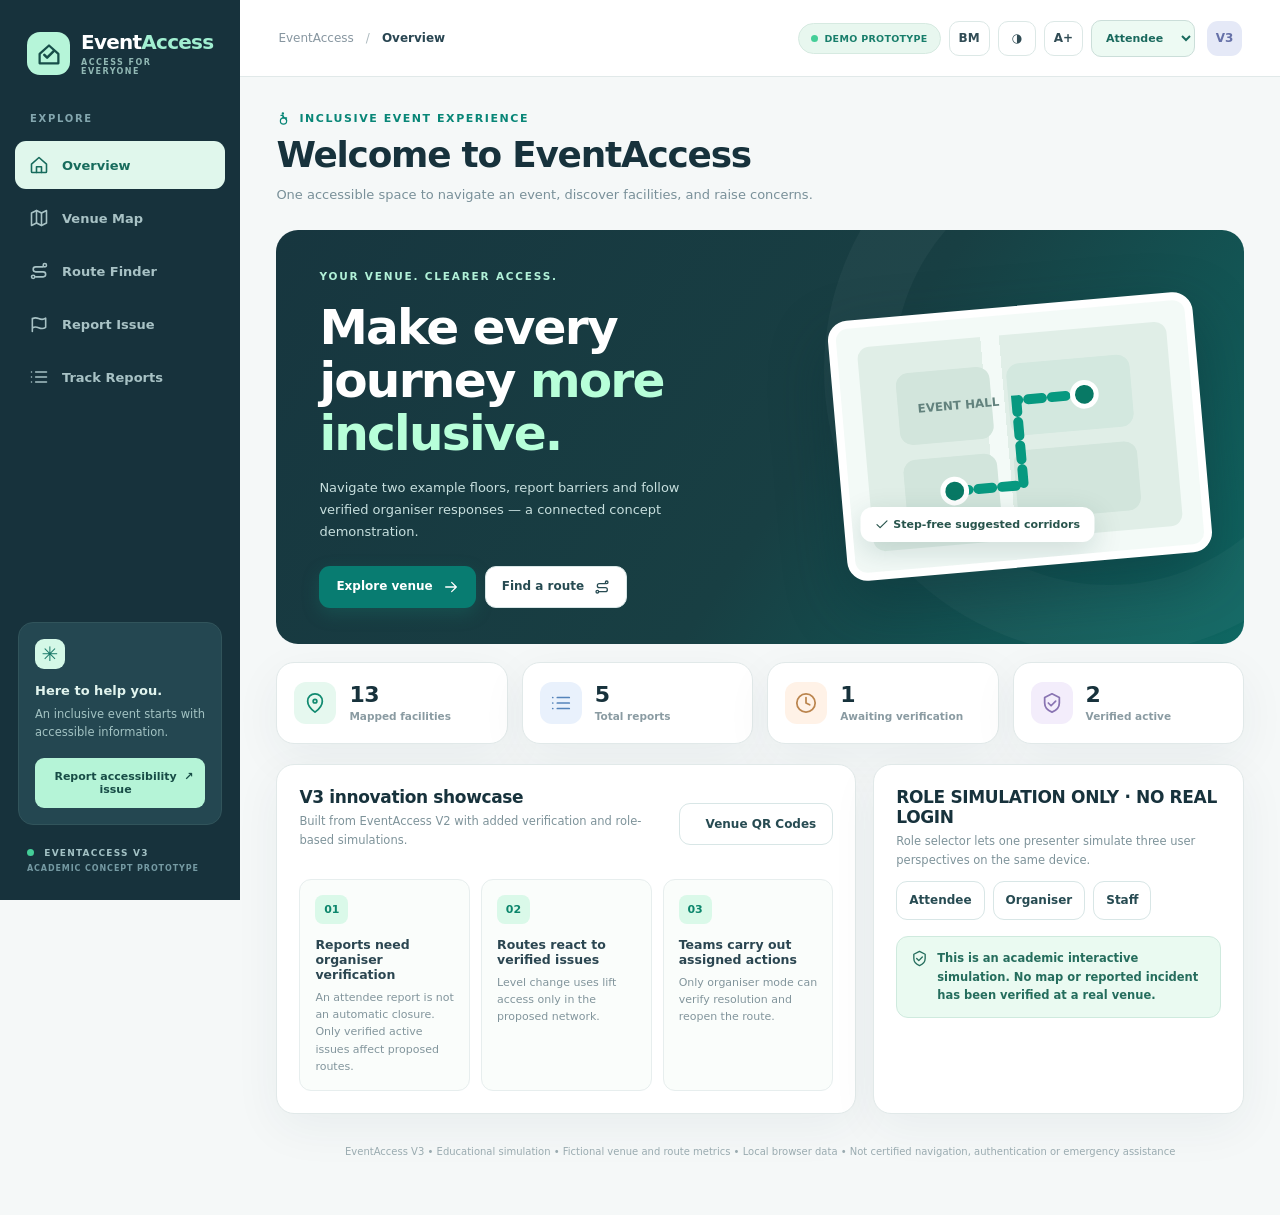
<file: index.html>
<!doctype html>
<html lang="en">
<head>
<meta charset="utf-8" />
<meta name="viewport" content="width=device-width, initial-scale=1, viewport-fit=cover" />
<meta name="theme-color" content="#132f37" />
<meta name="description" content="EventAccess V3 academic prototype: discover accessible facilities, simulate safer routes, report accessibility issues and coordinate organiser responses." />
<title>EventAccess V3 — Inclusive by design</title>
<link rel="stylesheet" href="styles.css" />
</head>
<body>
<div class="app-shell">
  <aside class="sidebar" aria-label="Primary navigation">
    <a class="brand" href="#home" aria-label="EventAccess Home"><span class="brand-icon"><svg viewBox="0 0 32 32" fill="none" aria-hidden="true"><path d="M6 17 16 8l10 9v10H6V17Z" stroke="currentColor" stroke-width="2.4" stroke-linejoin="round"/><path d="m11 18 3 3 7-7" stroke="currentColor" stroke-width="2.7" stroke-linecap="round" stroke-linejoin="round"/></svg></span><span>Event<span class="brand-accent">Access</span><small>ACCESS FOR EVERYONE</small></span></a>
    <div class="side-label">EXPLORE</div>
    <nav class="nav-links" id="nav-links"></nav>
    <div class="side-help"><div class="support-icon">✳</div><strong data-t="sidebarHelpTitle">Here to help you.</strong><p data-t="sidebarHelpText">An inclusive event starts with accessible information.</p><button class="help-button" type="button" id="sidebar-help-btn">Report accessibility issue <span>↗</span></button></div>
    <div class="side-foot"><span class="status-dot"></span> EVENTACCESS V3<br><small>ACADEMIC CONCEPT PROTOTYPE</small></div>
  </aside>
  <div class="workspace">
    <header class="topbar"><div class="crumb"><span class="crumb-home">EventAccess</span><span class="crumb-div">/</span><strong id="crumb-name">Overview</strong></div><div class="top-actions"><span class="demo-chip"><span class="pulse"></span><span id="demo-word">DEMO PROTOTYPE</span></span><button id="lang-button" class="top-button" type="button" aria-label="Switch language between English and Bahasa Melayu">BM</button><button id="contrast-button" class="top-button" type="button" title="Toggle high contrast" aria-label="Toggle high-contrast mode">◑</button><button id="text-button" class="top-button" type="button" title="Increase text size" aria-label="Toggle large-text mode">A+</button><select id="role-picker" aria-label="Simulation role" class="role-picker"><option value="attendee">Attendee</option><option value="organiser">Organiser</option><option value="staff">Staff</option></select><span class="avatar" aria-hidden="true">V3</span></div></header>
    <main id="view" class="main-content" tabindex="-1"></main>
  </div>
</div>
<div id="modal-root"></div>
<div id="toast" role="status" aria-live="polite"></div>
<script src="app.js" defer></script>
<script src="v3.js" defer></script>
<script src="qr-live.js" defer></script>
<script src="smart-urgency.js" defer></script>
<script src="staff-alerts.js" defer></script>
</body>
</html>
</file>
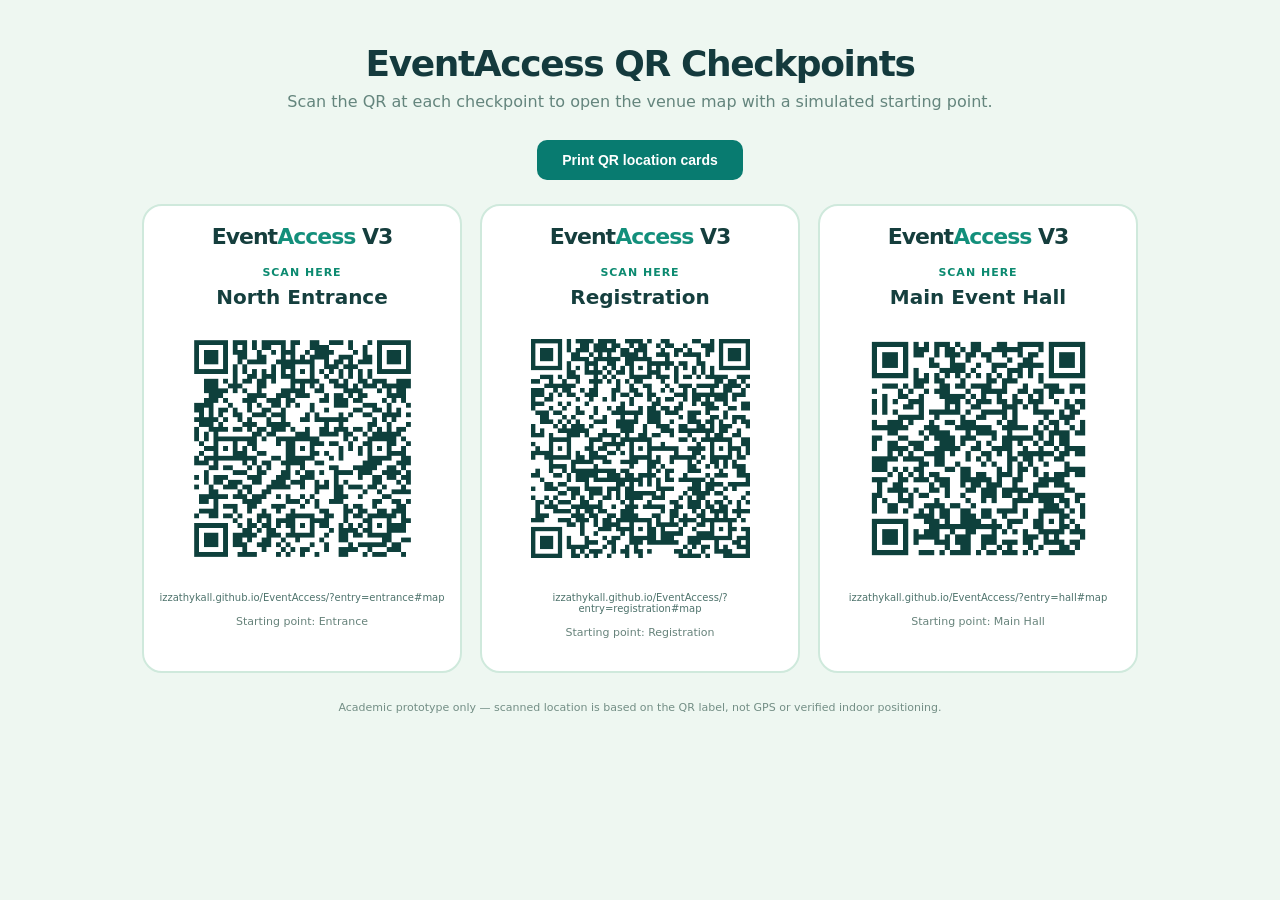
<file: qr-print.html>
<!doctype html>
<html lang="en">
<head>
<meta charset="utf-8"/>
<meta name="viewport" content="width=device-width,initial-scale=1"/>
<title>EventAccess V3 | Printable QR Checkpoints</title>
<style>
*{box-sizing:border-box}body{font-family:Inter,ui-sans-serif,system-ui,-apple-system,Segoe UI,Arial,sans-serif;background:#eef7f1;margin:0;color:#173c3d}.wrap{max-width:1040px;margin:auto;padding:38px 22px}.title{text-align:center;margin-bottom:29px}.title h1{font-size:36px;letter-spacing:-1.4px;margin:5px;color:#143a3d}.title p{color:#64857d;margin:8px}.controls{text-align:center;margin-bottom:24px}button{border:0;background:#087b70;color:white;border-radius:10px;padding:12px 25px;font-size:14px;font-weight:800;cursor:pointer}.grid{display:grid;grid-template-columns:repeat(3,minmax(0,1fr));gap:18px}.qr-card{background:white;border:2px solid #cfe9dc;border-radius:20px;padding:18px 14px;text-align:center;min-width:0;break-inside:avoid}.site-logo{font-size:22px;font-weight:900;color:#153e3d;letter-spacing:-1px}.site-logo span{color:#138f7b}.card-role{font-size:11px;color:#0c8a70;font-weight:850;letter-spacing:1px;margin:17px 0 5px}.qr-card h2{font-size:20px;color:#153f3e;margin:6px 0 12px}.qr-card img{width:100%;max-width:255px;aspect-ratio:1;object-fit:contain;image-rendering:auto}.card-url{margin:12px 0 0;color:#4e736c;font-size:10px;overflow-wrap:anywhere}.card-note{font-size:11px;color:#67837b;line-height:1.5}.footer{text-align:center;font-size:11px;color:#738e85;line-height:1.6;margin-top:26px}@media(max-width:730px){.grid{grid-template-columns:1fr}.qr-card{max-width:425px;margin:auto;width:100%}}@page{size:A4 landscape;margin:8mm}@media print{html,body{background:white;-webkit-print-color-adjust:exact;print-color-adjust:exact}.wrap{padding:0;max-width:none}.title{margin-bottom:8px}.title h1{font-size:23px}.title p{font-size:11px;margin:3px}.controls{display:none}.grid{display:grid;grid-template-columns:repeat(3,1fr);gap:4mm}.qr-card{border-radius:8px;padding:9px}.qr-card img{max-width:185px}.site-logo{font-size:17px}.card-role{font-size:8px;margin-top:6px}.qr-card h2{font-size:16px;margin:4px}.card-note{font-size:9px}.card-url{font-size:8px}.footer{margin-top:10px;font-size:9px}}
</style>
</head>
<body><div class="wrap">
<header class="title"><h1>EventAccess QR Checkpoints</h1><p>Scan the QR at each checkpoint to open the venue map with a simulated starting point.</p></header>
<div class="controls"><button onclick="window.print()">Print QR location cards</button></div>
<div class="grid">
<article class="qr-card"><div class="site-logo">Event<span>Access</span> V3</div><p class="card-role">SCAN HERE</p><h2>North Entrance</h2><img src="assets/qr-north-entrance.png" alt="QR link to North Entrance"/><div class="card-url">izzathykall.github.io/EventAccess/?entry=entrance#map</div><p class="card-note">Starting point: Entrance</p></article>
<article class="qr-card"><div class="site-logo">Event<span>Access</span> V3</div><p class="card-role">SCAN HERE</p><h2>Registration</h2><img src="assets/qr-registration.png" alt="QR link to Registration"/><div class="card-url">izzathykall.github.io/EventAccess/?entry=registration#map</div><p class="card-note">Starting point: Registration</p></article>
<article class="qr-card"><div class="site-logo">Event<span>Access</span> V3</div><p class="card-role">SCAN HERE</p><h2>Main Event Hall</h2><img src="assets/qr-main-hall.png" alt="QR link to Main Event Hall"/><div class="card-url">izzathykall.github.io/EventAccess/?entry=hall#map</div><p class="card-note">Starting point: Main Hall</p></article>
</div><p class="footer">Academic prototype only — scanned location is based on the QR label, not GPS or verified indoor positioning.</p>
</div></body></html>
</file>
<file: styles.css>
:root{--navy:#17323c;--navy2:#203d49;--teal:#087c71;--teal2:#119988;--aqua:#d8faeb;--sage:#effaf4;--bg:#f5f8f8;--paper:#fff;--text:#29424c;--muted:#70858d;--border:#e1e9e9;--pink:#f6e3df;--orange:#e89c51;--blue:#578ac3;--shadow:0 14px 48px rgba(27,62,69,.055);--s:1;--round:18px;--success:#148c70;--danger:#bf594e;font-family:Inter,ui-sans-serif,system-ui,-apple-system,BlinkMacSystemFont,"Segoe UI",sans-serif;color:var(--text)}
*{box-sizing:border-box}html{scroll-behavior:smooth}body{margin:0;background:var(--bg);font-size:calc(14px * var(--s))}button,input,textarea,select{font:inherit}button{cursor:pointer}a{color:inherit;text-decoration:none}svg{display:inline-block;vertical-align:middle;max-width:100%}h1,h2,h3,h4,p{margin-top:0}button:focus-visible,select:focus-visible,input:focus-visible,textarea:focus-visible,a:focus-visible,[tabindex]:focus-visible{outline:3px solid #edb64b;outline-offset:3px}.app-shell{display:flex;min-height:100vh}.sidebar{background:var(--navy);color:#e1f4ee;flex:0 0 235px;display:flex;flex-direction:column;padding:30px 15px 24px;position:sticky;top:0;height:100vh;z-index:10}.brand{display:flex;align-items:center;gap:11px;padding:0 12px 37px;font-size:20px;letter-spacing:-.75px;font-weight:850;color:#fff}.brand-icon{display:grid;place-items:center;background:#b6f5d9;border-radius:13px;width:43px;height:43px;color:#174e49;flex:none}.brand-icon svg{width:30px;height:30px}.brand-accent{color:#a1efd1}.brand small{display:block;color:#91b8b4;letter-spacing:1.45px;font-size:8px;margin-top:4px}.side-label{font-weight:850;letter-spacing:1.7px;color:#83a6ae;font-size:10px;margin:0 15px 17px}.nav-links{display:flex;flex-direction:column;gap:5px}.nav-link{display:flex;gap:13px;align-items:center;padding:13px 13px;border:1px solid transparent;border-radius:11px;font-size:13px;font-weight:670;color:#a8c2c5;background:none;text-align:left;width:100%;transition:background .15s}.nav-link:hover{background:#264852;color:#fff}.nav-link.active{color:#176b5c;background:#e0f7ec;font-weight:850}.nav-link svg{height:20px;width:20px;flex:none}.side-help{margin:auto 3px 0;background:#244751;border-radius:15px;border:1px solid #31545b;padding:16px}.support-icon{width:30px;height:30px;border-radius:9px;display:grid;place-items:center;background:#d4f8e7;color:#1a7868;font-size:20px;margin-bottom:13px}.side-help strong{font-size:13px}.side-help p{color:#a3c3c3;font-size:11.5px;line-height:1.6;margin:7px 0 17px}.help-button{width:100%;border:0;border-radius:9px;background:#b5f4d7;color:#174c46;padding:12px;font-weight:850;font-size:11px;display:flex;justify-content:space-between}.side-foot{font-size:9px;letter-spacing:1.2px;font-weight:850;margin:21px 12px 0;color:#a3c2c5;line-height:1.65}.side-foot small{font-size:8px;letter-spacing:.9px;color:#759aa3}.status-dot,.pulse{display:inline-block;background:#44ce98;border-radius:50%;width:7px;height:7px;margin-right:6px}.workspace{flex:1;min-width:0}.topbar{height:77px;padding:0 38px;background:var(--paper);border-bottom:1px solid var(--border);display:flex;align-items:center;justify-content:space-between;gap:10px}.crumb{font-size:12px;display:flex;align-items:center;gap:12px;color:#8796a0}.crumb strong{color:#294652;font-weight:850}.crumb-div{color:#adbabf}.top-actions{display:flex;align-items:center;gap:8px}.demo-chip{background:#e8f7ef;border:1px solid #d6eae1;color:#187e6b;font-size:9.5px;letter-spacing:.3px;font-weight:850;padding:9px 12px;border-radius:99px;white-space:nowrap}.top-button{background:#fff;border:1px solid #dce8e6;border-radius:10px;height:35px;min-width:38px;padding:0 9px;color:#314c55;font-weight:850;font-size:12px}.top-button[aria-pressed=true]{background:#ceefe3;color:#035b51;border-color:#9addc6}.avatar{height:35px;width:35px;border-radius:11px;display:grid;place-items:center;background:#e5e9f7;color:#6671a8;font-weight:850;font-size:12px;margin-left:4px}.main-content{padding:34px 36px 55px;max-width:1480px;margin:auto}.kicker{color:#088677;font-size:11px;letter-spacing:1.55px;font-weight:850;display:flex;align-items:center;gap:8px;text-transform:uppercase}.page-title{font-size:clamp(28px,2.8vw,38px);font-weight:870;letter-spacing:-1.2px;line-height:1.13;color:var(--navy);margin:9px 0 8px}.page-subtitle{color:#799099;font-size:13px;line-height:1.7;margin-bottom:24px;max-width:840px}.card{background:var(--paper);border:1px solid var(--border);border-radius:var(--round);box-shadow:var(--shadow)}.pad{padding:22px}.flex{display:flex;align-items:center}.between{justify-content:space-between}.gap{gap:12px}.muted{color:var(--muted)}.subnote{font-size:11.5px;color:#7e939a;line-height:1.65}.section-head{font-size:17px;font-weight:850;color:var(--navy);letter-spacing:-.35px;margin:0 0 5px}.btn{border:1px solid transparent;display:inline-flex;align-items:center;justify-content:center;gap:10px;padding:12px 16px;border-radius:11px;font-size:12px;font-weight:850;line-height:1.25;transition:transform .16s,background .16s;white-space:nowrap}.btn:hover{transform:translateY(-1px)}.btn svg{height:16px;width:16px}.btn-main{background:var(--teal);color:#fff;box-shadow:0 6px 17px #168a7840}.btn-outline{background:#fff;color:#274b52;border-color:#d8e6e6}.btn-soft{background:#d8f8e8;color:#13705e}.btn-danger{background:#f5e4df;color:#a54d45}.btn:disabled{cursor:not-allowed;opacity:.5}.btn-full{width:100%}.chip{display:inline-flex;align-items:center;gap:6px;border-radius:999px;padding:7px 10px;background:#eef3f3;color:#577078;font-weight:800;font-size:10px;white-space:nowrap}.chip.green{background:#e4f8eb;color:#13836a}.chip.red{background:#f9e9e7;color:#b2514a}.chip.amber{background:#fff2df;color:#aa732e}.chip.blue{background:#e6effa;color:#466fa5}.chip svg{height:13px;width:13px}.banner{border-radius:13px;padding:12px 15px;display:flex;align-items:flex-start;gap:9px;font-size:11px;line-height:1.65;margin-bottom:17px;background:#fff6e9;border:1px solid #efdfc6;color:#946a35}.banner svg{width:17px;height:17px;flex-shrink:0;margin-top:1px}.banner.success{background:#e8fbef;border-color:#c2ebd0;color:#28795c}.banner.warn{background:#fdf3e7}.hero{background:linear-gradient(125deg,#17363f 0%,#183f43 55%,#0c7069 110%);min-height:333px;border-radius:22px;display:grid;grid-template-columns:1fr .86fr;position:relative;overflow:hidden;color:#fff}.hero:after{content:"";position:absolute;width:430px;height:430px;border:70px solid #ffffff09;border-radius:50%;right:-150px;top:-145px}.hero-copy{padding:40px 35px 36px 43px;z-index:1}.hero-kicker{font-size:10.5px;font-weight:900;letter-spacing:1.8px;color:#b1f1d8}.hero h2{font-size:clamp(32px,3.8vw,51px);letter-spacing:-1.8px;line-height:1.09;margin:19px 0 17px;color:#fff;max-width:560px}.hero h2 em{font-style:normal;color:#b7ffd9}.hero p{font-size:13px;line-height:1.7;color:#c7dfde;max-width:405px;margin-bottom:23px}.hero-actions{display:flex;gap:9px;flex-wrap:wrap}.hero-map{display:flex;align-items:center;justify-content:center;padding:24px;z-index:1}.hero-graphic{width:min(100%,366px);aspect-ratio:1.4;border-radius:20px;background:#f3faf7;border:8px solid white;box-shadow:0 24px 60px #082c3265;transform:rotate(-5deg);position:relative;overflow:hidden}.hero-graphic:before{content:"";position:absolute;inset:20px;background:linear-gradient(90deg,#e0eee7 0 40%,transparent 40% 46%,#e0eee7 46% 100%);border-radius:12px}.hero-route{position:absolute;top:11%;left:9%;height:82%;width:82%}.hero-overlay{position:absolute;bottom:21px;left:8px;transform:rotate(5deg);background:#fff;padding:10px 14px;border-radius:12px;box-shadow:0 9px 30px #0d403f2a;color:#28544c;font-size:11px;font-weight:850}.home-metrics,.dash-metrics{display:grid;grid-template-columns:repeat(4,1fr);gap:14px;margin:18px 0 20px}.metric{display:flex;gap:13px;align-items:center;padding:19px 17px}.metric-icon{display:grid;place-items:center;height:42px;width:42px;border-radius:12px;background:#e6f8ef;color:#118a70;flex:none}.metric-icon.blue{background:#e9f1fc;color:#5584ba}.metric-icon.purple{background:#f3edfb;color:#8974b2}.metric-icon.orange{background:#fff2e7;color:#bb854e}.metric-icon svg{height:22px;width:22px}.metric-num{font-weight:900;color:var(--navy);font-size:22px;letter-spacing:-.5px}.metric-desc{color:#8a9ba2;font-weight:700;font-size:10.5px;margin-top:3px}.home-grid{display:grid;grid-template-columns:1.22fr .78fr;gap:17px}.step-grid{display:grid;grid-template-columns:repeat(3,1fr);gap:11px;margin-top:18px}.step{padding:15px;border:1px solid #e7eeee;border-radius:12px;background:#fafdfb}.step-index{display:inline-grid;place-items:center;border-radius:8px;height:29px;width:33px;background:#daf9e9;color:#0c866c;font-size:11px;font-weight:900}.step h3{font-size:12.5px;color:#2b4651;margin:13px 0 7px}.step p{font-size:11px;line-height:1.55;color:#82959c;margin:0}.home-note{padding:13px 0;display:flex;gap:11px;border-bottom:1px solid #edf0f1}.home-note:last-child{border-bottom:0}.home-note svg{height:19px;width:19px;color:var(--teal);flex:none}.home-note b{display:block;font-size:11.5px;color:#36525d;margin:0 0 5px}.home-note small{font-size:10.5px;color:#8a9ca4;line-height:1.6}.split{display:grid;grid-template-columns:minmax(0,1.7fr) minmax(270px,.7fr);gap:17px;align-items:start}.map-panel{padding:17px}.map-toolbar{display:flex;align-items:center;justify-content:space-between;gap:13px;margin-bottom:13px;flex-wrap:wrap}.floor-pill{font-size:10px;color:#5a7c7e;font-weight:850;border-radius:8px;padding:9px 11px;background:#ecf5f2}.filter-row{display:flex;flex-wrap:wrap;gap:5px}.filter-button{padding:8px 10px;font-size:10.5px;font-weight:850;border:1px solid #dfebea;border-radius:8px;color:#697f86;background:#fff}.filter-button.active{background:#dcf8eb;border-color:#b7e6d2;color:#087e67}.map-canvas{width:100%;height:auto;max-height:560px;display:block;background:#f6faf9;border-radius:14px;border:1px solid #e4efed;overflow:hidden}.map-canvas .zone{fill:#e5f1eb;stroke:#c5ded5;stroke-width:2}.map-canvas .zoneb{fill:#e9f0f9;stroke:#cad9e7;stroke-width:2}.map-canvas .zonep{fill:#f0ebf7;stroke:#ddd0e8;stroke-width:2}.map-canvas .zoneg{fill:#f9f2e8;stroke:#ecdac8;stroke-width:2}.map-canvas .corridor{fill:none;stroke:#eaf2ec;stroke-width:44;stroke-linecap:round;stroke-linejoin:round}.map-canvas .centerline{fill:none;stroke:#b4d3c4;stroke-dasharray:5 10;stroke-width:2.2;stroke-linecap:round}.map-canvas .zlabel{fill:#57797b;font-size:13px;font-weight:900;letter-spacing:.5px}.map-canvas .zsmall{fill:#89a09e;font-size:11px;font-weight:720}.map-canvas .pathback{fill:none;stroke:white;stroke-width:17;stroke-linejoin:round;stroke-linecap:round}.map-canvas .pathfront{fill:none;stroke:#09ac91;stroke-width:9;stroke-dasharray:14 8;stroke-linejoin:round;stroke-linecap:round;animation:flowdash 15s linear infinite}.map-canvas .blocked{fill:none;stroke:#e67b65;stroke-width:8;stroke-linecap:round;stroke-dasharray:10 8}.map-canvas .pin{cursor:pointer}.map-canvas .pin circle{fill:#078e79;stroke:#fff;stroke-width:4;filter:drop-shadow(0 3px 6px #42796e44)}.map-canvas .pin.support circle{fill:#5981b7}.map-canvas .pin.issue circle{fill:#bf6459}.map-canvas .pin.active circle{fill:#173c4a;stroke:#b4f3d8;stroke-width:5}.map-canvas .pin.faded{opacity:.2;pointer-events:none}.map-canvas .pin text{fill:#fff;font-weight:900;font-size:18px;text-anchor:middle;dominant-baseline:central;pointer-events:none}.legend{display:flex;align-items:center;flex-wrap:wrap;gap:15px;margin:12px 0 5px}.legend span{font-size:10px;color:#718790;font-weight:800;display:flex;gap:7px;align-items:center}.legend i{height:9px;width:9px;border-radius:50%;background:#07947d;display:inline-block}.legend i.hazard{background:#d57e64}.legend i.route{background:#0dbb9e}.small-hint{font-size:10.5px;line-height:1.7;color:#86969b;margin:11px 0 0}.info-stack{display:flex;flex-direction:column;gap:15px}.facility-icon{height:48px;width:48px;border-radius:13px;background:#e6f9ec;color:#0d8c75;display:grid;place-items:center;margin-bottom:12px}.facility-icon svg{height:23px;width:23px}.info-stack h3{font-size:18px;letter-spacing:-.5px;color:#233f4c;margin:9px 0}.info-stack p{font-size:11.5px;color:#789099;line-height:1.7;margin-bottom:14px}.feature-list{display:flex;flex-direction:column;gap:11px;margin:17px 0 23px}.feature-list div{display:flex;gap:9px;align-items:center;font-size:11.5px;color:#55747a}.feature-list svg{color:#10927a;width:15px;height:15px}.facility-tile{display:flex;justify-content:space-between;gap:8px;align-items:center;margin:10px 0;font-size:11px;padding:11px;background:#f7faf9;border-radius:9px}.form-label{display:block;font-size:11.5px;color:#445e67;font-weight:850;margin-bottom:9px}.form-control{width:100%;padding:12px 13px;border:1px solid #dae7e7;border-radius:10px;color:#324e5b;background:#fbfdfd;min-height:45px;outline:0;font-size:12px}.form-control:focus{border-color:#3db09d;box-shadow:0 0 0 3px #d7f9ec}.form-group{margin-bottom:19px;min-width:0}.form-control::placeholder{color:#a2b0b5}.textarea{min-height:112px;resize:vertical;line-height:1.6}.form-grid{display:grid;grid-template-columns:1fr 1fr;gap:14px}.route-grid{display:grid;grid-template-columns:minmax(320px,.74fr) minmax(0,1.26fr);align-items:start;gap:18px}.accessible-pill{display:flex;align-items:center;gap:10px;background:#e9f9ef;border:1px solid #ccedda;color:#17846a;font-size:11.5px;font-weight:850;border-radius:11px;padding:12px 13px;margin:8px 0 19px}.accessible-pill svg{height:18px;width:18px}.route-result{border:1px solid #c9ebdd;background:#f4fdf8;padding:17px;border-radius:12px;margin-top:17px}.route-result-head{font-size:12.5px;font-weight:850;color:#316254;display:flex;justify-content:space-between}.route-big{font-size:25px;color:#19483b;font-weight:900;margin:11px 0 5px}.route-big small{font-size:12px;color:#6c9488;font-weight:750}.route-result p{font-size:11px;line-height:1.65;color:#6b9185;margin:0}.steps-list{list-style:none;padding:0;margin:15px 0 0}.steps-list li{display:flex;gap:9px;align-items:center;border-bottom:1px solid #edf2ef;padding:9px 0;color:#5d7a80;font-size:11px}.steps-list li:last-child{border:none}.steps-list b{display:grid;place-items:center;width:24px;height:24px;background:#dff8e9;color:#0a866a;border-radius:8px;flex:none}.route-empty{background:#f3f8f8;text-align:center;border-radius:12px;padding:25px;color:#79919b;font-size:12px;line-height:1.6;margin-top:17px}.route-empty svg{width:30px;height:30px;display:block;margin:0 auto 9px;color:#9bb4b8}.report-grid{display:grid;grid-template-columns:minmax(0,1.3fr) minmax(260px,.7fr);align-items:start;gap:18px}.upload-box{border:1px dashed #b8d4cc;background:#f7fcf9;border-radius:12px;padding:14px;display:flex;align-items:center;gap:12px}.upload-box input{width:100%;font-size:11px;max-width:100%;color:#527d78}.upload-box small{display:block;color:#8ca39c;font-size:10px;margin-top:5px;line-height:1.5}.preview-img{max-width:150px;max-height:110px;object-fit:cover;border-radius:8px;margin-top:10px}.privacy{display:flex;gap:9px;align-items:flex-start;font-size:11px;line-height:1.6;color:#607983;margin-bottom:17px}.privacy svg{height:16px;width:16px;flex:none;color:var(--teal)}.workflow{display:flex;flex-direction:column;gap:21px;margin-top:22px}.flow-step{display:flex;gap:11px}.flow-step-number{width:31px;height:31px;border-radius:10px;background:#e1f8eb;color:#0a856b;display:grid;place-items:center;font-weight:900;font-size:11px;flex:none}.flow-step b{font-size:11.5px;color:#3a5b63}.flow-step p{font-size:11px;line-height:1.65;color:#7f969e;margin:5px 0 0}.recent{margin-top:18px}.recent-item{border-top:1px solid #edf2f1;padding:12px 0;display:flex;align-items:center;justify-content:space-between;gap:10px}.recent-item strong{display:block;color:#39545e;font-size:11.5px}.recent-item small{font-size:10px;color:#8ba0a5}.dash-metrics{margin-top:0}.dash-layout{display:grid;grid-template-columns:minmax(0,1.65fr) minmax(250px,.72fr);gap:17px}.table-wrap{width:100%;overflow:auto}.issue-table{border-collapse:collapse;text-align:left;width:100%;min-width:610px}.issue-table th{background:#f8fbfa;color:#85999f;font-size:9.5px;font-weight:900;letter-spacing:.5px;text-transform:uppercase;padding:15px 13px;border-top:1px solid #ebf0ef;border-bottom:1px solid #ebf0ef}.issue-table td{font-size:11px;line-height:1.5;color:#526d77;padding:17px 13px;border-bottom:1px solid #edf2f0}.issue-table tbody tr:last-child td{border-bottom:0}.issue-table tbody tr:hover td{background:#f9fcfb}.issue-table strong{color:#2e4b56}.report-id{color:#11927e;font-size:10px;font-weight:900;display:block;margin-bottom:5px}.table-btn{border:1px solid #d9e8e7;border-radius:8px;background:#fff;color:#446a6e;font-size:10px;font-weight:850;padding:9px 11px}.table-btn:hover{background:#eafaf2}.filter-combo{display:flex;gap:6px;flex-wrap:wrap}.activity-list{display:flex;flex-direction:column;margin-top:20px;gap:20px}.activity-line{display:flex;gap:12px;font-size:11px}.activity-line .dot{width:11px;height:11px;background:#188e70;border:3px solid #daf7e9;border-radius:50%;margin-top:3px;flex:none}.activity-line b{color:#3d5c64}.activity-line p{margin:5px 0 0;color:#8a9da2;line-height:1.55}.dash-cta{background:linear-gradient(145deg,#e5f8f0,#f6fbff);padding:16px;border-radius:12px;margin-top:23px}.dash-cta b{font-size:12px;color:#27645b}.dash-cta p{font-size:11px;color:#74948f;line-height:1.65;margin:7px 0 13px}.empty{padding:32px 15px;text-align:center;color:#8398a0;font-size:12px;line-height:1.6}.modal-overlay{position:fixed;inset:0;display:flex;align-items:center;justify-content:center;padding:15px;background:#082531ab;z-index:90}.modal{background:#fff;border-radius:19px;padding:25px;width:min(100%,480px);max-height:min(90vh,790px);overflow-y:auto;box-shadow:0 22px 80px #062a3a65}.modal-head{display:flex;align-items:flex-start;justify-content:space-between;gap:13px;margin-bottom:18px}.modal-head h3{font-size:20px;color:#24444f;letter-spacing:-.5px;margin:4px 0 0}.close-btn{width:36px;height:36px;display:grid;place-items:center;background:#f1f6f5;color:#68838a;border:0;border-radius:10px}.modal-desc{color:#65818a;font-size:12px;line-height:1.65}.modal-actions{display:flex;justify-content:flex-end;gap:9px;margin-top:20px}.qr-code{display:block;width:min(235px,80%);margin:5px auto 14px;padding:9px;border:1px solid #e0e9e8;border-radius:12px}.qr-choices{display:flex;gap:8px;flex-wrap:wrap;justify-content:center;margin-bottom:16px}.qr-choices button{background:#f6f9f9;border:1px solid #dceae8;padding:9px 12px;border-radius:10px;color:#53747d;font-size:11px;font-weight:850}.qr-choices button.selected{background:#ddf9eb;color:#0e8770}.tracker{border:1px solid #e1edeb;border-radius:13px;padding:14px;margin-top:14px}.tracker-stage{display:flex;align-items:center;justify-content:space-between;gap:5px;margin:14px 0}.tracker-stage span{font-size:10px;padding:8px 9px;border-radius:9px;background:#edf2f1;color:#8ba0a3;font-weight:850}.tracker-stage span.active{background:#d8f7e5;color:#117d60}.footer{text-align:center;font-size:10px;color:#9aabb0;line-height:1.65;margin-top:30px}.alert-bubble{display:flex;gap:8px;align-items:flex-start;background:#fff4eb;border:1px solid #f2dfd1;color:#9f6550;padding:12px;border-radius:11px;font-size:11px;line-height:1.6;margin-top:11px}.alert-bubble svg{flex:none;width:16px;height:16px}.toast{position:fixed;right:22px;bottom:22px;z-index:120;background:#17433e;color:#fff;border-radius:12px;padding:14px 17px;font-weight:800;font-size:12px;max-width:380px;box-shadow:0 15px 35px #103d4055}.muted-box{padding:12px;background:#f4f8f6;border-radius:10px;color:#778e91;font-size:11px;line-height:1.6}.tiny-note{font-size:10px;color:#8ca0a4;line-height:1.55}.sr-only{position:absolute!important;width:1px;height:1px;padding:0;margin:-1px;overflow:hidden;clip:rect(0,0,0,0);white-space:nowrap;border:0}@keyframes flowdash{to{stroke-dashoffset:-400}}body.large-text{--s:1.12}body.large-text .page-subtitle,body.large-text .subnote,body.large-text .form-label,body.large-text .nav-link,body.large-text .btn,body.large-text .issue-table td,body.large-text .feature-list div,body.large-text .step p{font-size:calc(13px * var(--s))}body.contrast{--bg:#fff;--paper:#fff;--navy:#07171e;--navy2:#102c34;--text:#101d21;--muted:#314950;--border:#506d6c;--teal:#005d54;--teal2:#005d54;--sage:#e7f5ec}body.contrast .page-subtitle,body.contrast .subnote,body.contrast .step p,body.contrast .footer,body.contrast .small-hint{color:#284a4f}body.contrast .card{border-width:1.5px}body.contrast .chip,body.contrast .filter-button{border-color:#658079}body.contrast .hero{background:#07171e}@media(prefers-reduced-motion:reduce){*,*:before,*:after{scroll-behavior:auto!important;animation:none!important;transition:none!important}}
@media(max-width:1240px){.sidebar{flex-basis:213px}.main-content{padding:29px 24px 55px}.topbar{padding:0 25px}.home-metrics,.dash-metrics{gap:9px}.metric{padding:15px 11px}.metric-icon{height:37px;width:37px}.metric-icon svg{height:19px;width:19px}.hero h2{font-size:38px}}
@media(max-width:1030px){.home-grid,.dash-layout{grid-template-columns:1fr}.home-metrics,.dash-metrics{grid-template-columns:repeat(2,1fr)}.split{grid-template-columns:1fr}.info-stack{display:grid;grid-template-columns:1fr 1fr}.route-grid,.report-grid{grid-template-columns:1fr}.route-grid>.map-panel{order:-1}}
@media(max-width:760px){.sidebar{height:auto;width:100%;min-height:0;position:fixed;top:auto;bottom:0;display:block;padding:7px 5px calc(6px + env(safe-area-inset-bottom));background:#fff;border-top:1px solid #dfe9e7;box-shadow:0 -6px 21px #294f5330}.brand,.side-label,.side-help,.side-foot{display:none}.nav-links{display:flex;flex-direction:row;gap:3px;justify-content:space-between}.nav-link{display:flex;flex-direction:column;align-items:center;justify-content:center;gap:3px;font-size:9px;flex:1;min-width:0;padding:7px 0;text-align:center;color:#71898e}.nav-link:hover{background:#e7f6ef;color:#0b7e67}.nav-link.active{background:#d9f7e8;color:#0e8067}.nav-link svg{width:19px;height:19px}.workspace{width:100%}.topbar{height:64px;padding:0 13px}.top-actions{gap:5px}.top-button{min-width:32px;height:31px;padding:0 7px;font-size:11px}.avatar{display:none}.demo-chip{font-size:8px;padding:7px 8px}.crumb{font-size:11px;gap:6px}.main-content{padding:23px 13px calc(104px + env(safe-area-inset-bottom))}.hero{grid-template-columns:1fr}.hero-copy{padding:31px 23px 25px}.hero h2{font-size:36px}.hero-map{padding:0 30px 30px;min-height:204px}.hero-graphic{width:min(90%,290px);height:195px}.hero-overlay{bottom:16px;left:30px}.metric{gap:9px}.metric-icon{width:35px;height:35px}.metric-num{font-size:18px}.metric-desc{font-size:9px}.home-grid{gap:13px}.step-grid{gap:8px}.step{padding:11px}.step h3{font-size:11px}.step p{font-size:10px}.map-panel{padding:12px}.info-stack{grid-template-columns:1fr}.form-grid{grid-template-columns:1fr;gap:0}.pad{padding:18px}.map-canvas{max-height:none}.page-title{font-size:30px}.page-subtitle{font-size:12px}.modal-overlay{align-items:center}.hero-kicker{font-size:10px}}
@media(max-width:390px){.hero h2{font-size:31px}.step-grid{grid-template-columns:1fr}.step{display:grid;grid-template-columns:auto 1fr;column-gap:12px}.step h3{margin:2px 0 5px}.step p{grid-column:2}.nav-link{font-size:8px}.demo-chip{font-size:7.5px}}
/* V3 design system extensions: venue floors, role simulations, trusted incident workflow, analytics */
.role-picker{height:37px;max-width:122px;border:1px solid #cbded9;background:#edfaf3;border-radius:10px;color:#19695d;padding:0 10px;font-size:11px;font-weight:850;cursor:pointer}.role-picker:focus{outline:3px solid #efbf5a}.v3-inline-feature{display:flex;gap:9px;align-items:flex-start;border-radius:12px;border:1px solid #cfeade;background:#eafaf1;padding:12px 14px;margin:0 0 17px;color:#256d5d;font-size:11.5px;font-weight:680;line-height:1.6}.v3-inline-feature svg{flex:none;margin-top:1px}.v3-inline-feature.pending{background:#fff5e7;border-color:#f0dbb8;color:#996a30}.floor-switch{display:flex;gap:5px;background:#edf5f2;padding:4px;border-radius:11px}.floor-switch button{border:0;background:transparent;color:#6e8986;font-size:10.5px;font-weight:850;padding:8px 14px;border-radius:8px}.floor-switch button.active{background:#087c71;color:white;box-shadow:0 3px 10px #0b5f5025}.map-canvas .pin .pending-halo{fill:#e8ad4e;stroke:#fff;stroke-width:2}.map-canvas .pin .you-marker{fill:#3c6dc8;stroke:#fff;stroke-width:3;filter:drop-shadow(0 2px 4px #31528c88)}.legend .amber-dot{background:#e5aa54}.v3-ticket{padding:19px;box-shadow:none}.v3-ticket h3{color:var(--navy);font-size:15px;letter-spacing:-.25px;margin:0 0 4px}.v3-ticket-excerpt{font-size:11.5px;line-height:1.6;color:#66818b;margin:12px 0 18px}.v3-chip-stack{display:flex;flex-direction:column;gap:5px;align-items:flex-end}.v3-tracker-grid{display:grid;grid-template-columns:repeat(2,minmax(0,1fr));gap:15px}.v3-event{display:flex;gap:13px;padding:0 0 18px;position:relative}.v3-event:last-child{padding-bottom:0}.v3-event:not(:last-child):before{content:"";position:absolute;top:13px;left:7px;bottom:0;border-left:2px solid #dcece5}.v3-event-dot{height:16px;width:16px;flex:none;border:4px solid #d9efe3;background:#1b9d80;border-radius:50%;position:relative;z-index:1}.v3-event-dot.latest{border-color:#b3f2d6;background:#067c6b}.v3-event strong{font-size:11.5px;color:#32515c}.v3-event p{font-size:10.5px;line-height:1.6;color:#668189;margin:5px 0 3px}.v3-event small{font-size:10px;color:#a0b0b2}.v3-timeline{padding:7px 5px;max-height:300px;overflow:auto}.v3-process{display:flex;flex-direction:column;gap:13px;margin:19px 0}.v3-process>div{display:flex;align-items:center;gap:11px;font-size:11.5px;color:#53727b;font-weight:750}.v3-process span{background:#e1f9ec;color:#077c69;border-radius:8px;padding:7px 9px;font-size:10px;font-weight:900}.v3-hr{border:0;border-top:1px solid #e6eeec;margin:19px 0}.v3-analytics-grid{display:grid;grid-template-columns:repeat(2,minmax(0,1fr));gap:17px}.v3-bars{margin-top:18px;display:flex;flex-direction:column;gap:15px}.v3-bar-row{display:grid;grid-template-columns:minmax(105px,1.02fr) minmax(70px,1.5fr) 27px;align-items:center;gap:9px}.v3-bar-row>span{font-size:11px;font-weight:700;color:#526d77;white-space:normal;line-height:1.4}.v3-bar-track{height:13px;background:#eaf1ef;border-radius:99px;overflow:hidden}.v3-bar-fill{background:#0b997c;height:100%;border-radius:99px}.v3-bar-fill.v3-color-1{background:#6696d0}.v3-bar-fill.v3-color-2{background:#d7a15d}.v3-bar-fill.v3-color-3{background:#8a7fc3}.v3-bar-row strong{text-align:right;font-size:12px;color:#315661}.v3-stat-row{display:flex;justify-content:space-between;border-bottom:1px solid #eef3f1;align-items:center;padding:12px 0;color:#67818a;font-size:11.5px}.v3-stat-row strong{font-size:19px;color:#1e645a}.v3-average{font-weight:900;color:#13826c;font-size:29px;margin:11px 0}.v3-staff-head{display:flex;justify-content:space-between;align-items:center;margin-bottom:17px;gap:20px}.v3-staff-head>div:first-child{min-width:200px;width:350px;max-width:100%}.v3-staff-count{text-align:right;display:flex;align-items:center;gap:12px}.v3-staff-count strong{font-size:36px;color:#09846e}.v3-staff-count span{font-size:12px;color:#66838a;font-weight:800}.v3-task-grid{display:grid;grid-template-columns:repeat(2,minmax(0,1fr));gap:16px}.v3-task-grid .empty{grid-column:1/-1}.v3-role-summary{display:flex;flex-wrap:wrap;gap:8px}.v3-role-summary .btn{padding:11px 12px}.v3-note{font-size:11px;color:#789199;line-height:1.65}.modal .v3-timeline{padding:8px 0 0}.modal .v3-event:not(:last-child):before{border-left-color:#cfe5da}body.contrast .role-picker{background:white;color:#062d27;border-color:#14332e}body.contrast .v3-inline-feature{color:#0b483e}body.large-text .role-picker,body.large-text .v3-bar-row span,body.large-text .v3-event p{font-size:13px}
@media(max-width:1180px){.topbar{gap:6px}.role-picker{max-width:104px;padding:0 6px}.v3-bar-row{grid-template-columns:minmax(100px,1fr) minmax(65px,1.3fr) 24px;gap:7px}}
@media(max-width:900px){.v3-analytics-grid{grid-template-columns:1fr}.v3-staff-head{flex-wrap:wrap}}
@media(max-width:760px){.topbar{padding:0 10px}.demo-chip{display:none}.role-picker{max-width:89px;height:32px;font-size:10px}.top-button{height:32px}.v3-tracker-grid,.v3-task-grid{grid-template-columns:1fr}.v3-chip-stack{align-items:flex-start}.v3-ticket{padding:15px}.v3-staff-head{padding:16px}.v3-inline-feature{font-size:11px}.floor-switch button{padding:8px 12px}.map-toolbar{align-items:flex-start}.v3-bar-row{grid-template-columns:minmax(100px,1.1fr) minmax(70px,1.8fr) 22px}}
@media(max-width:390px){.crumb-home{display:none}.top-actions{gap:3px}.role-picker{width:78px;font-size:9.5px}.v3-staff-count strong{font-size:29px}}
@media(max-width:760px){.split,.route-grid,.report-grid,.home-grid,.dash-layout,.v3-analytics-grid{grid-template-columns:minmax(0,1fr)}.split>*,.route-grid>*,.report-grid>*,.home-grid>*,.dash-layout>*,.map-panel,.info-stack{min-width:0}.map-toolbar{min-width:0;max-width:100%}.floor-pill{max-width:100%;white-space:normal}.v3-inline-feature{max-width:100%}}
@media(min-width:761px) and (max-width:1040px){.hero{grid-template-columns:minmax(0,1fr)}.hero-map{min-height:205px;padding:0 25px 28px}.hero-graphic{max-width:320px}.main-content{padding:25px 20px 50px}.topbar{padding:0 18px}.top-actions .demo-chip{display:none}.home-grid,.split,.route-grid,.report-grid,.dash-layout,.v3-analytics-grid,.v3-tracker-grid,.v3-task-grid{grid-template-columns:minmax(0,1fr)}.info-stack{grid-template-columns:minmax(0,1fr)}.home-metrics,.dash-metrics{grid-template-columns:repeat(2,minmax(0,1fr))}.hero-copy{padding:32px 30px 26px}.home-grid>*,.split>*,.route-grid>*,.report-grid>*{min-width:0}}

/* EventAccess V3 Animated Venue Map: semantic SVG pictograms, no letter-coded pins. */
.map-canvas .pin{outline:none}
.map-canvas .pin > circle:first-of-type{transition:fill .22s ease,stroke .22s ease,filter .22s ease}
.map-canvas .pin .pin-pictogram{overflow:visible;pointer-events:none;transform-origin:50% 50%;transform-box:fill-box;animation:eaPinFloat 3.2s ease-in-out infinite;animation-delay:calc(var(--pin-sequence) * -0.43s);filter:drop-shadow(0 1px 1px rgba(0,40,42,.18));}
.map-canvas .pin.active .pin-pictogram{animation-duration:2.4s}
.map-canvas .pin:hover .pin-pictogram,.map-canvas .pin:focus-visible .pin-pictogram{animation-play-state:paused;transform:scale(1.16);}
.map-canvas .pin:hover > circle:first-of-type,.map-canvas .pin:focus-visible > circle:first-of-type{stroke:#c0ffe7;stroke-width:5;filter:drop-shadow(0 2px 9px rgba(0,124,111,.52))}
.map-canvas .pin.active > circle:first-of-type{animation:eaPinHalo 3s ease-in-out infinite;}
.map-canvas .pin .icon-animated-lift{transform-origin:center;animation:eaLift 2.6s ease-in-out infinite}
.map-canvas .pin .icon-animated-aid{transform-origin:center;transform-box:fill-box;animation:eaAidPulse 2.4s ease-in-out infinite}
.map-canvas .pin .icon-animated-check{stroke-dasharray:10 3;animation:eaTick 3.8s ease-in-out infinite}
.map-canvas .pin .icon-animated-spark{transform-origin:center;transform-box:fill-box;animation:eaSpark 3.2s ease-in-out infinite}
.map-canvas .pin .icon-animated-door{transform-origin:left center;transform-box:fill-box;animation:eaDoorOpen 4.2s ease-in-out infinite}
.map-canvas .pin .icon-animated-sound{animation:eaTick 3.2s ease-in-out infinite}
.map-canvas .pin .icon-animated-wave{animation:eaTick 3.4s ease-in-out infinite}
.map-canvas .pin .pending-halo{animation:eaPinHalo 2.8s ease-in-out infinite}
@keyframes eaPinFloat{0%,100%{transform:translateY(0)}50%{transform:translateY(-1.7px)}}
@keyframes eaPinHalo{0%,100%{stroke:#fff;stroke-width:4}50%{stroke:#b9ffe2;stroke-width:5.4}}
@keyframes eaLift{0%,100%{transform:translateY(0)}50%{transform:translateY(-1.7px)}}
@keyframes eaAidPulse{0%,100%{transform:scale(1)}50%{transform:scale(.9)}}
@keyframes eaTick{0%,100%{opacity:1;stroke-dashoffset:0}50%{opacity:.45;stroke-dashoffset:5}}
@keyframes eaSpark{0%,100%{transform:scale(1);opacity:1}50%{transform:scale(.82);opacity:.55}}
@keyframes eaDoorOpen{0%,100%{transform:scaleX(1)}50%{transform:scaleX(.74)}}
/* Users who request reduced motion receive static, fully visible SVG markers. */
@media(prefers-reduced-motion:reduce){.map-canvas .pin .pin-pictogram,.map-canvas .pin.active > circle:first-of-type,.map-canvas .pin .icon-animated-lift,.map-canvas .pin .icon-animated-aid,.map-canvas .pin .icon-animated-check,.map-canvas .pin .icon-animated-spark,.map-canvas .pin .icon-animated-door,.map-canvas .pin .icon-animated-sound,.map-canvas .pin .icon-animated-wave,.map-canvas .pin .pending-halo{animation:none!important;transform:none!important;transition:none!important;opacity:1!important}}
/* Real QR launch points — independent links and printable, scannable images. */
.qr-live-body{text-align:center}
.qr-live-place{display:inline-flex;align-items:center;gap:8px;color:#0a796b;background:#e7f8ef;padding:10px 15px;border-radius:99px;font-size:13px;margin:9px 0 8px}
.qr-live-place svg{height:17px;width:17px}
.qr-live-body .qr-code{width:min(240px,78%);image-rendering:auto;display:block;margin:7px auto 16px}
.qr-live-link{display:block;max-width:100%;font-size:11px;line-height:1.6;color:#056c65;overflow-wrap:anywhere;text-decoration:underline;padding:9px 12px;background:#f5faf8;border:1px solid #dfebe6;border-radius:9px;margin:15px 0}
.qr-live-actions{display:flex;justify-content:center;flex-wrap:wrap;gap:8px;margin:15px 0}
.qr-live-actions .btn{padding:11px 13px;font-size:11px}
.qr-live-body .tiny-note{margin-top:12px}
@media(max-width:760px){.qr-live-body .qr-code{width:min(205px,74%)}.qr-live-actions .btn{white-space:normal;min-height:42px}}
/* Smart Urgency Classification — transparent, reversible decision support, not an emergency score. */
.urgency-adviser{border:1px solid #cde8e0;background:linear-gradient(145deg,#f1fbf6,#f8fcfb);border-radius:14px;padding:17px;margin:-3px 0 19px;box-shadow:inset 0 1px 0 #ffffffa1}
.urgency-head{display:flex;align-items:center;gap:12px}
.urgency-head-icon{display:grid;place-items:center;border-radius:11px;background:#d8f4e7;color:#087d6d;width:40px;height:40px;flex:none}
.urgency-head h3{font-size:13px;font-weight:850;color:#21474b;letter-spacing:-.2px;margin:0}
.urgency-head p{font-size:10px;color:#70938c;font-weight:650;margin:4px 0 0}
.urgency-head .chip{margin-left:auto;align-self:flex-start}
.urgency-rationale{font-size:12px;color:#456b6a;line-height:1.67;margin:12px 0 13px}
.urgency-selection{display:flex;align-items:center;justify-content:space-between;gap:10px;font-size:11px;color:#1f7d67;font-weight:800;min-height:26px;flex-wrap:wrap}
.urgency-use{border:1px solid #bce0d2;background:white;color:#077864;border-radius:9px;font-size:10px;font-weight:850;padding:7px 10px}
.urgency-use[hidden]{display:none!important}
.urgency-helper{font-size:10px;line-height:1.6;color:#6e9088;margin:14px 0 0;border-top:1px solid #d9ece5;padding-top:10px}
.urgency-adviser.is-manual{border-color:#eed5ab;background:linear-gradient(135deg,#fffaf1,#fffdf9)}
.urgency-adviser.is-manual .urgency-selection{color:#9c6d32}
.urgency-review{background:#f7faf8;border:1px solid #d4e6e0;border-radius:12px;padding:15px;margin:0 0 18px}
.urgency-review-heading{display:flex;gap:8px;align-items:center;color:#21584f;margin-bottom:13px;font-size:12px}
.urgency-review-heading svg{color:#148a77}
.urgency-review-comparison{display:grid;grid-template-columns:1fr 1fr;gap:10px;margin-bottom:10px}
.urgency-review-comparison>div{display:flex;flex-direction:column;gap:7px;padding:11px;border:1px solid #dfece6;border-radius:10px;background:#fff}
.urgency-review-comparison small{font-size:10px;color:#80959a}
.urgency-review-comparison .chip{align-self:flex-start}
.urgency-review .form-group{margin:13px 0 12px}
.urgency-review-status{display:flex;gap:7px;align-items:center;color:#236b5b;font-size:11px;font-weight:800;margin-top:10px}
.urgency-review-status svg{width:15px;height:15px}
.urgency-dashboard-note{display:flex;align-items:center;flex-wrap:wrap;gap:10px;background:#fff9ee;border:1px solid #eddcb8;border-radius:12px;padding:13px 16px;margin:0 0 17px;color:#936d38;font-size:11px}
.urgency-dashboard-note svg{width:18px;height:18px;flex:none}
.urgency-dashboard-note strong{font-weight:850;font-size:12px}
.urgency-dashboard-note span{color:#947d59}
.urgency-track-summary{display:grid;grid-template-columns:1fr 1fr;gap:9px;margin:14px 0}
.urgency-track-summary>div{font-size:10.5px;border:1px solid #e0ece7;background:#f5faf8;border-radius:10px;padding:10px;display:flex;flex-direction:column;gap:7px;color:#5b777b}
.urgency-track-summary .chip{align-self:flex-start}
body.contrast .urgency-adviser,body.contrast .urgency-review{border-color:#264d4a;background:white;color:#0c2423}
body.contrast .urgency-rationale,body.contrast .urgency-helper{color:#274b48}
@media(max-width:600px){.urgency-adviser{padding:13px}.urgency-review-comparison{gap:7px}.urgency-head{gap:9px}.urgency-head h3{font-size:12px}.urgency-track-summary{grid-template-columns:1fr 1fr}.urgency-dashboard-note{align-items:flex-start}.urgency-selection{font-size:10px}}
/* High Urgency Staff Notification — browser-only role simulation. */
.staff-notification-bell{border:1px solid #f0c9c0;background:#fff7f5;color:#aa413c;position:relative;width:38px;height:36px;flex:none;border-radius:11px;display:inline-flex;align-items:center;justify-content:center;transition:transform .17s,background .17s}
.staff-notification-bell:hover{background:#ffedeb;transform:translateY(-1px)}
.staff-notification-bell.has-unread{background:#b9463c;color:#fff;border-color:#ae3b32}
.staff-notification-bell.has-unread svg{animation:eaBellShake 2.8s ease-in-out infinite}
.staff-bell-count{position:absolute;right:-7px;top:-8px;border:2px solid #fff;background:#f2aa34;color:#442600;border-radius:99px;font-size:10px;font-weight:900;line-height:1;min-width:21px;height:21px;display:grid;place-items:center;padding:0 4px}
.staff-alert-summary{display:flex;align-items:center;gap:15px;padding:15px 17px;margin:0 0 18px;background:#f1f9f6;border:1px solid #d4e9df;border-radius:14px}
.staff-alert-summary.has-high{background:#fff4f1;border-color:#efc8bd}
.staff-alert-icon{width:47px;height:47px;flex:none;display:grid;place-items:center;color:#b84639;background:#fde5de;border-radius:13px}
.staff-alert-copy{flex:1;min-width:0}.staff-alert-copy strong{display:block;font-size:14px;font-weight:900;color:#8e392f}.staff-alert-copy p{font-size:10.5px;line-height:1.6;color:#8a625b;margin:5px 0 0}
.staff-alert-summary .btn{min-height:39px}
.staff-task-high{border:1.5px solid #e9b7ab!important;background:linear-gradient(140deg,#fff 0%,#fff8f6 100%)}
.staff-task-high .report-id{display:inline-block;margin-right:8px}
.staff-priority-chip{display:inline-flex;align-items:center;gap:5px;border-radius:99px;background:#fde4de;color:#ab4337;padding:6px 9px;font-size:10px;font-weight:900;letter-spacing:.4px}
.staff-priority-chip svg{width:13px;height:13px}
.staff-popup-header{display:flex;gap:13px;align-items:center;padding:0 0 15px;border-bottom:1px solid #f1d4ce}
.staff-popup-symbol{width:47px;height:47px;border-radius:14px;background:#bb493c;color:#fff;display:grid;place-items:center;flex:none;animation:eaPulse 2.5s ease-in-out infinite}
.staff-popup-header>div:nth-child(2){flex:1;min-width:0}
.staff-popup-header .close-btn{flex:none}
.staff-popup-eyebrow{font-size:10px;font-weight:900;color:#bd5547;letter-spacing:.8px}
.staff-popup-header h3{font-size:21px;line-height:1.2;margin:5px 0 0;color:#632f2b;letter-spacing:-.4px}
.staff-popup-lead{color:#896c69;font-size:12px;line-height:1.7;margin:16px 0 12px}
.staff-popup-tasks{display:flex;flex-direction:column;gap:11px;max-height:min(43vh,330px);overflow-y:auto;overscroll-behavior:contain}
.staff-popup-task{border:1px solid #eac7c0;border-radius:14px;background:#fffaf9;padding:14px}
.staff-popup-taskhead{display:flex;align-items:center;justify-content:space-between;gap:8px;flex-wrap:wrap;margin-bottom:8px;color:#b34d41;font-size:11px}
.staff-popup-location{display:block;font-size:14px;color:#543c37;line-height:1.3}
.staff-popup-task p{color:#8c6b63;font-size:11.5px;line-height:1.65;margin:7px 0 14px}
.staff-popup-footer{display:flex;align-items:center;justify-content:space-between;gap:9px;flex-wrap:wrap}
.staff-popup-footer>span{display:flex;align-items:center;gap:5px;color:#288067;font-size:10.5px;font-weight:800}
.staff-popup-footer .btn{font-size:11px;padding:10px 13px}
.staff-popup-empty{text-align:center;padding:21px;color:#6d8482;background:#f5faf7;border-radius:12px;font-size:12px}
.staff-popup-disclaimer{display:flex;align-items:flex-start;gap:8px;color:#8c726c;font-size:10px;line-height:1.6;border-top:1px solid #f3dfda;padding-top:12px;margin-top:14px}
.staff-popup-disclaimer svg{flex:none;margin-top:1px}
.staff-popup-actions{justify-content:flex-end;margin-top:13px}
@keyframes eaPulse{0%,100%{box-shadow:0 0 0 0 rgba(185,73,60,.27)}50%{box-shadow:0 0 0 8px rgba(185,73,60,0)}}
@keyframes eaBellShake{0%,8%,14%,100%{transform:rotate(0)}10%{transform:rotate(14deg)}12%{transform:rotate(-12deg)}}
@media(max-width:760px){.staff-notification-bell{width:33px;height:32px;margin-right:2px}.staff-alert-summary{align-items:flex-start;flex-wrap:wrap;gap:10px;padding:12px}.staff-alert-icon{height:39px;width:39px}.staff-alert-copy{flex-basis:calc(100% - 53px)}.staff-alert-summary .btn{width:100%}.staff-popup-header{gap:10px}.staff-popup-header h3{font-size:18px}.staff-popup-symbol{height:40px;width:40px}.staff-popup-footer .btn{width:100%}}
@media(prefers-reduced-motion:reduce){.staff-notification-bell.has-unread svg,.staff-popup-symbol{animation:none!important}}
</file>
